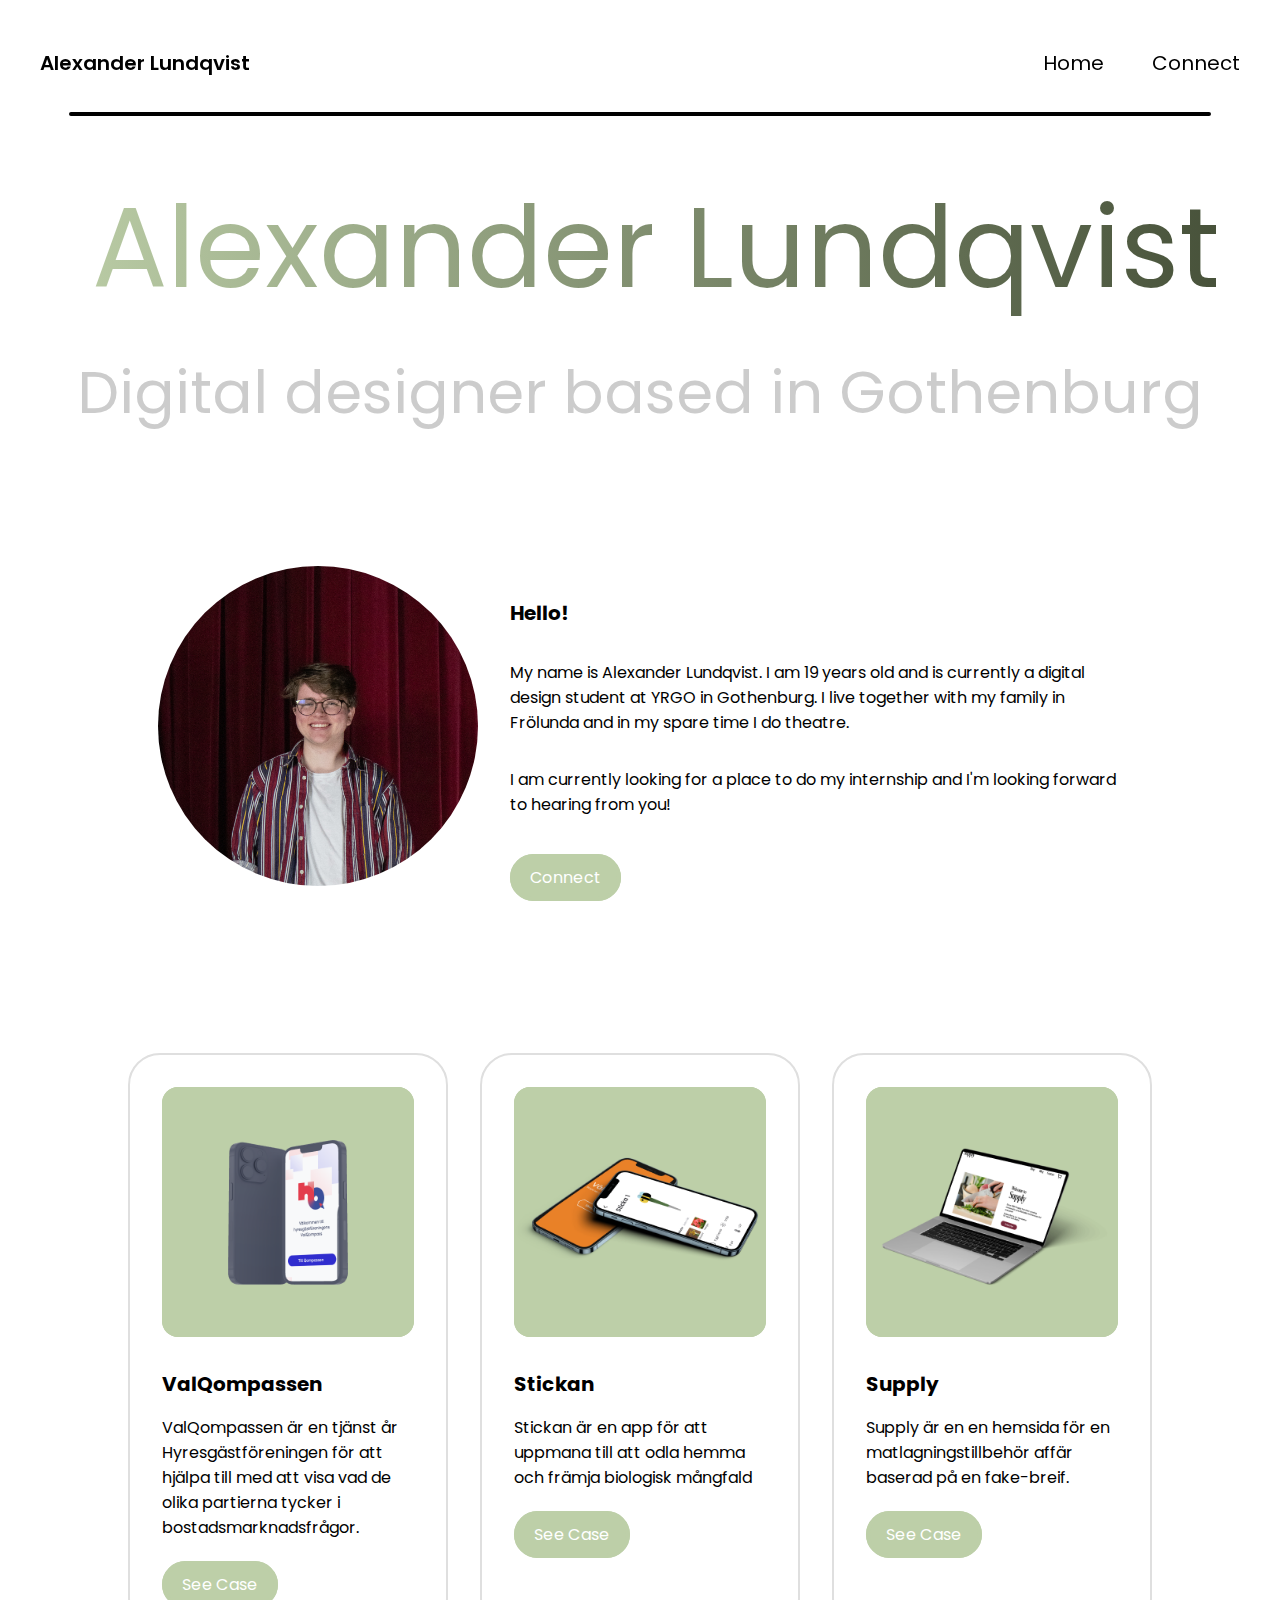
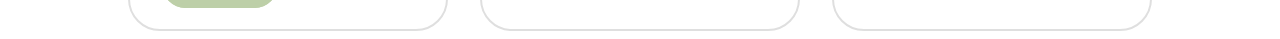
<file: index.html>
<!DOCTYPE html>
<html lang="en">
  <head>
    <meta charset="UTF-8" />
    <meta http-equiv="X-UA-Compatible" content="IE=edge" />
    <meta name="viewport" content="width=device-width, initial-scale=1.0" />
    <link rel="stylesheet" href="styles.css" />
    <link rel="preconnect" href="https://fonts.bunny.net" />
    <link
      href="https://fonts.bunny.net/css?family=poppins:400,400i,600,600i"
      rel="stylesheet"
    />
    <title>Alexander Lundqvust</title>
  </head>
  <body>
    <!-- Nav -->
    <div class="navback">
      <nav class="nav1">
        <div>
          <a class="navname" href="index.html">Alexander Lundqvist</a>
          <!-- <h3>Alexander Lundqvist</h3> -->
        </div>
        <div class="nav2">
          <a class="buttonnav buttonnav2" href="index.html">Home</a>
          <!-- <a class="buttonnav buttonnav2" href="Case.html">Cases</a> -->
          <a class="buttonnav buttonnav2" href="Connect.html">Connect</a>
          <img class="hamburger" src="img/hamburger.png" alt="hamburgermenu" />
        </div>
      </nav>
      <hr />
    </div>

    <!-- Om mig -->
    <h1 class="namn text">Alexander Lundqvist</h1>
    <h2 class="arbets-titel">Digital designer based in Gothenburg</h2>
    <!-- <p class="hittepå">
      I'm a digital designer passionate about UI design and focused on the user
      experience. I aim to create web experiences that are surprising, exciting
      and memorable.
    </p> -->

    <section class="ommig2">
      <div>
        <img class="profilbild" src="img/alex.jpg" alt="profilbild" />
      </div>
      <div class="textbox">
        <h3 class="profiltext">Hello!</h3>
        <p class="profiltext">
          My name is Alexander Lundqvist. I am 19 years old and is currently a
          digital design student at YRGO in Gothenburg. I live together with my
          family in Frölunda and in my spare time I do theatre.
        </p>
        <p class="profiltext2">
          I am currently looking for a place to do my internship and I'm looking
          forward to hearing from you!
        </p>
        <div class="button-position">
          <a class="button button1 button-position" href="Connect.html"
            >Connect</a
          >
        </div>
      </div>
    </section>

    <!-- Kort 1 -->
    <section class="flex-container">
      <div class="flex-item">
        <!-- <div class="img1"></div> -->
        <img class="kortbild" src="img/valet2.png" alt="Mockup" />
        <div class="caseinfo">
          <div>
            <h3>ValQompassen</h3>
            <p>
              ValQompassen är en tjänst år Hyresgästföreningen för att hjälpa
              till med att visa vad de olika partierna tycker i
              bostadsmarknadsfrågor.
            </p>
          </div>
          <div class="button-position2">
            <a class="button button1" href="ValQompassen.html">See Case</a>
          </div>
        </div>
      </div>

      <!-- Kort 2 -->
      <div class="flex-item">
        <!-- <div class="img2"></div> -->
        <img class="kortbild" src="img/stickan2.png" alt="Mockup" />
        <div class="caseinfo">
          <div>
            <h3>Stickan</h3>
            <p>
              Stickan är en app för att uppmana till att odla hemma och främja
              biologisk mångfald
            </p>
          </div>
          <div class="button-position2">
            <a class="button button1" href="Stickan.html">See Case</a>
          </div>
        </div>
      </div>

      <!-- Kort 3 -->
      <div class="flex-item">
        <!-- <div class="img3"></div> -->
        <img class="kortbild" src="img/supply2.png" alt="Mockup" />
        <div class="caseinfo">
          <div>
            <h3>Supply</h3>
            <p>
              Supply är en en hemsida för en matlagningstillbehör affär baserad
              på en fake-breif.
            </p>
          </div>
          <div class="button-position2">
            <a class="button button1" href="Supply.html">See Case</a>
          </div>
        </div>
      </div>
    </section>
  </body>
</html>
</file>
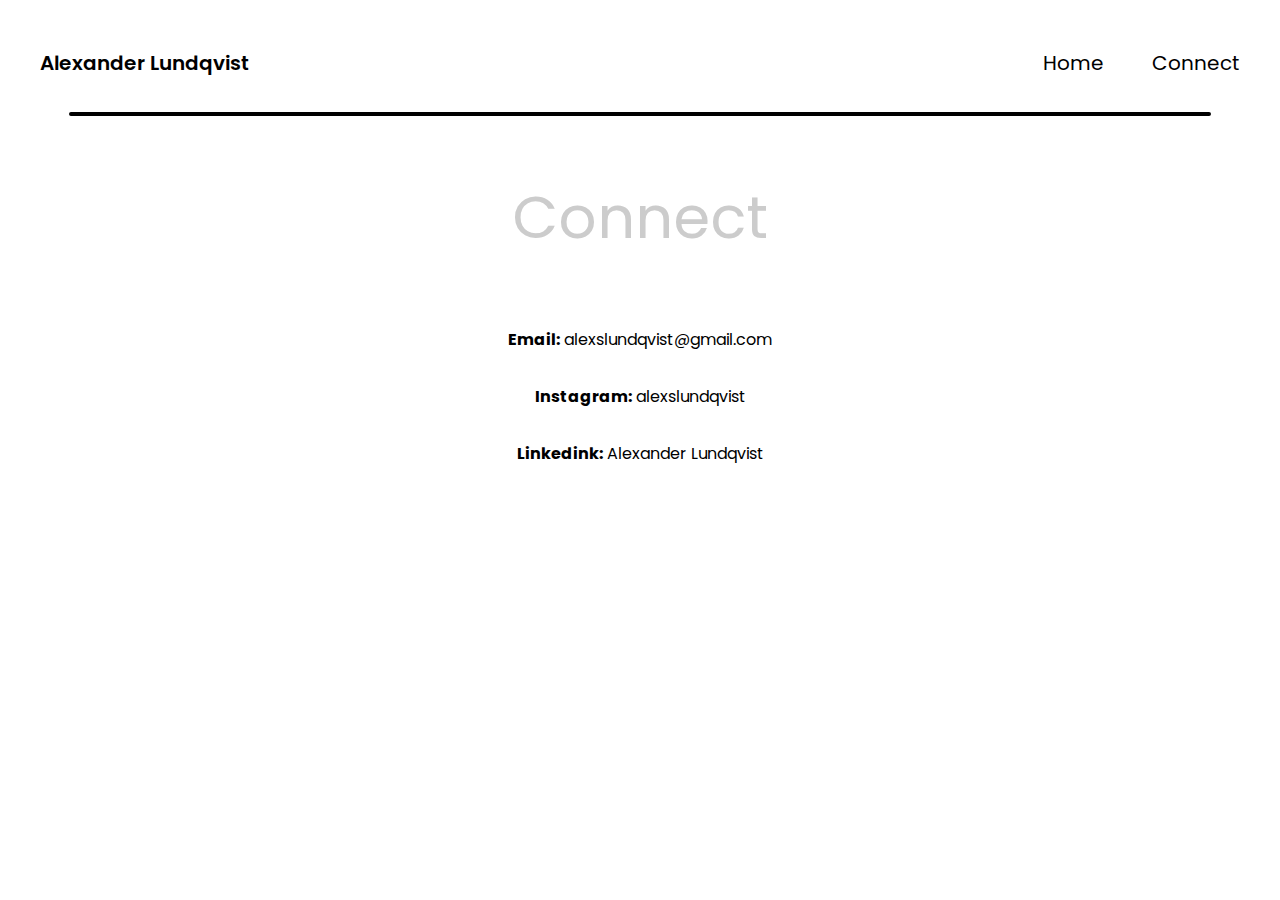
<file: Connect.html>
<!DOCTYPE html>
<html lang="en">
  <head>
    <meta charset="UTF-8" />
    <meta http-equiv="X-UA-Compatible" content="IE=edge" />
    <meta name="viewport" content="width=device-width, initial-scale=1.0" />
    <link rel="stylesheet" href="styles.css" />
    <link rel="preconnect" href="https://fonts.bunny.net" />
    <link
      href="https://fonts.bunny.net/css?family=poppins:400,400i,600,600i"
      rel="stylesheet"
    />
    <title>Connect</title>
  </head>
  <body>
    <!-- Nav -->
    <div class="navback">
      <nav class="nav1">
        <div>
          <a class="navname" href="index.html">Alexander Lundqvist</a>
        </div>
        <div class="nav2">
          <a class="buttonnav buttonnav2" href="index.html">Home</a>
          <a class="buttonnav buttonnav2" href="Connect.html">Connect</a>
          <img class="hamburger" src="img/hamburger.png" alt="hamburgermenu" />
        </div>
      </nav>
      <hr />
    </div>

    <!-- Info -->
    <div class="connect">
      <h2>Connect</h2>
      <p><b>Email:</b> alexslundqvist@gmail.com</p>
      <p><b>Instagram:</b> alexslundqvist</p>
      <p><b>Linkedink:</b> Alexander Lundqvist</p>
    </div>
  </body>
</html>
</file>
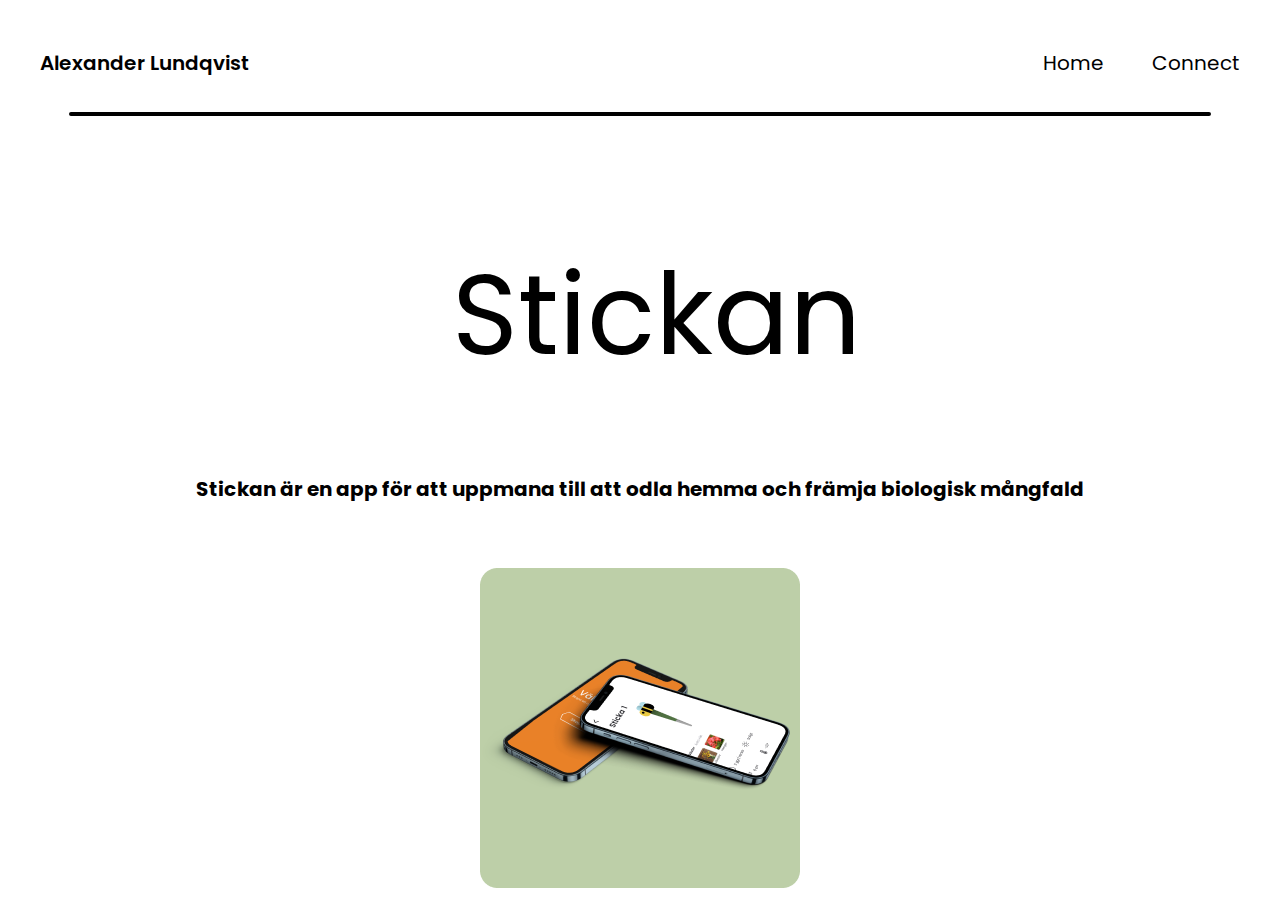
<file: Stickan.html>
<!DOCTYPE html>
<html lang="en">
  <head>
    <meta charset="UTF-8" />
    <meta http-equiv="X-UA-Compatible" content="IE=edge" />
    <meta name="viewport" content="width=device-width, initial-scale=1.0" />
    <link rel="stylesheet" href="styles.css" />
    <link rel="preconnect" href="https://fonts.bunny.net" />
    <link
      href="https://fonts.bunny.net/css?family=poppins:400,400i,600,600i"
      rel="stylesheet"
    />
    <title>Stickan</title>
  </head>
  <body>
    <!-- Nav -->
    <div class="navback">
      <nav class="nav1">
        <div>
          <a class="navname" href="index.html">Alexander Lundqvist</a>
        </div>
        <div class="nav2">
          <a class="buttonnav buttonnav2" href="index.html">Home</a>
          <!-- <a class="buttonnav buttonnav2" href="Case.html">Cases</a> -->
          <a class="buttonnav buttonnav2" href="Connect.html">Connect</a>
          <img class="hamburger" src="img/hamburger.png" alt="hamburgermenu" />
        </div>
      </nav>
      <hr />
    </div>

    <!-- Case -->
    <div class="casecontainer">
      <div class="casetext">
        <h1>Stickan</h1>
        <h3>
          Stickan är en app för att uppmana till att odla hemma och främja
          biologisk mångfald
        </h3>
      </div>
      <div class="casecontainer">
        <img src="img/stickan2.png" alt="Mockup" />
      </div>
    </div>
  </body>
</html>
</file>
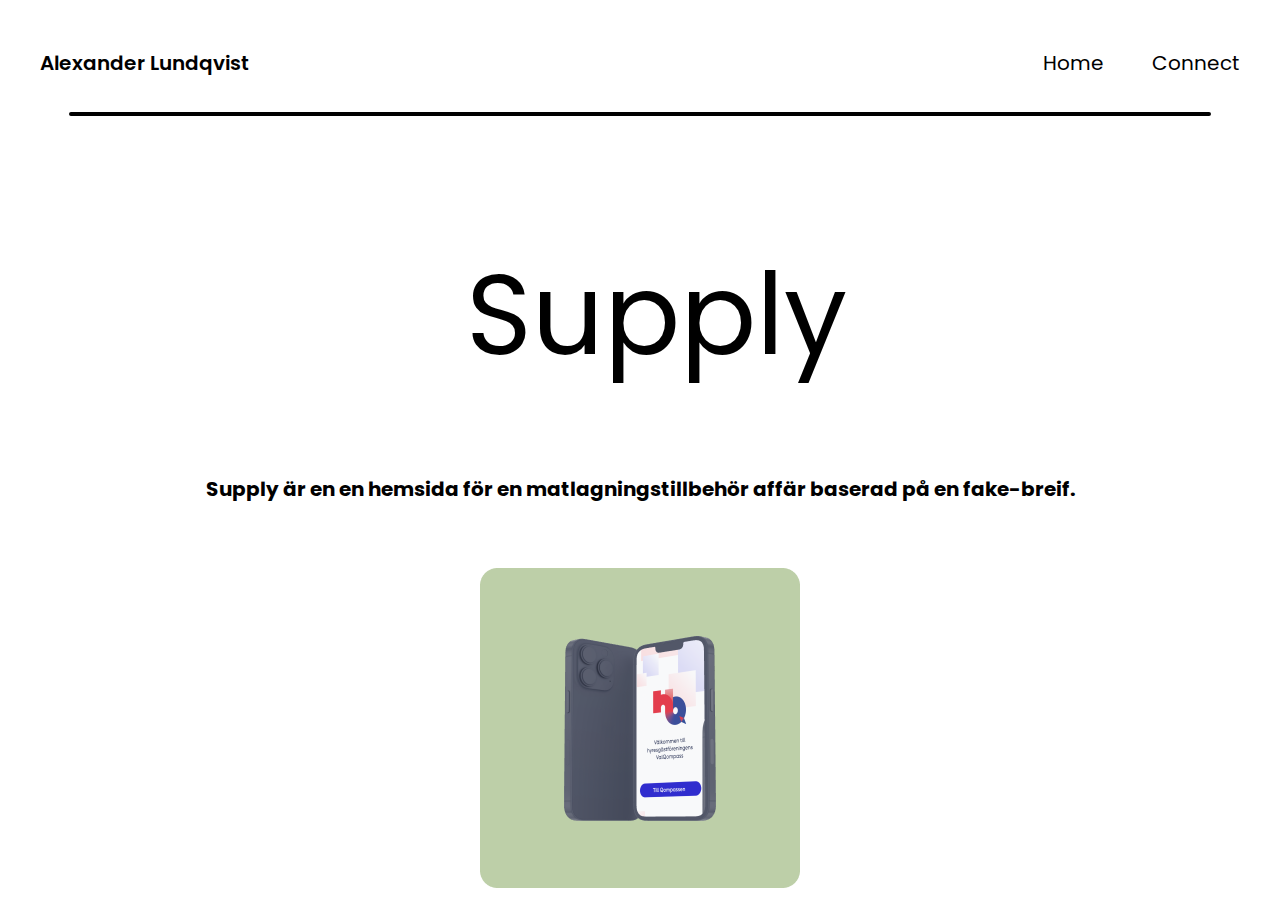
<file: Supply.html>
<!DOCTYPE html>
<html lang="en">
  <head>
    <meta charset="UTF-8" />
    <meta http-equiv="X-UA-Compatible" content="IE=edge" />
    <meta name="viewport" content="width=device-width, initial-scale=1.0" />
    <link rel="stylesheet" href="styles.css" />
    <link rel="preconnect" href="https://fonts.bunny.net" />
    <link
      href="https://fonts.bunny.net/css?family=poppins:400,400i,600,600i"
      rel="stylesheet"
    />
    <title>Supply</title>
  </head>
  <body>
    <!-- Nav -->
    <div class="navback">
      <nav class="nav1">
        <div>
          <a class="navname" href="index.html">Alexander Lundqvist</a>
        </div>
        <div class="nav2">
          <a class="buttonnav buttonnav2" href="index.html">Home</a>
          <!-- <a class="buttonnav buttonnav2" href="Case.html">Cases</a> -->
          <a class="buttonnav buttonnav2" href="Connect.html">Connect</a>
          <img class="hamburger" src="img/hamburger.png" alt="hamburgermenu" />
        </div>
      </nav>
      <hr />
    </div>

    <!-- Case -->
    <div class="casecontainer">
      <div class="casetext">
        <h1>Supply</h1>
        <h3>
          Supply är en en hemsida för en matlagningstillbehör affär baserad på
          en fake-breif.
        </h3>
      </div>
      <div class="casecontainer">
        <img src="img/valet2.png" alt="Mockup" />
      </div>
    </div>
  </body>
</html>
</file>
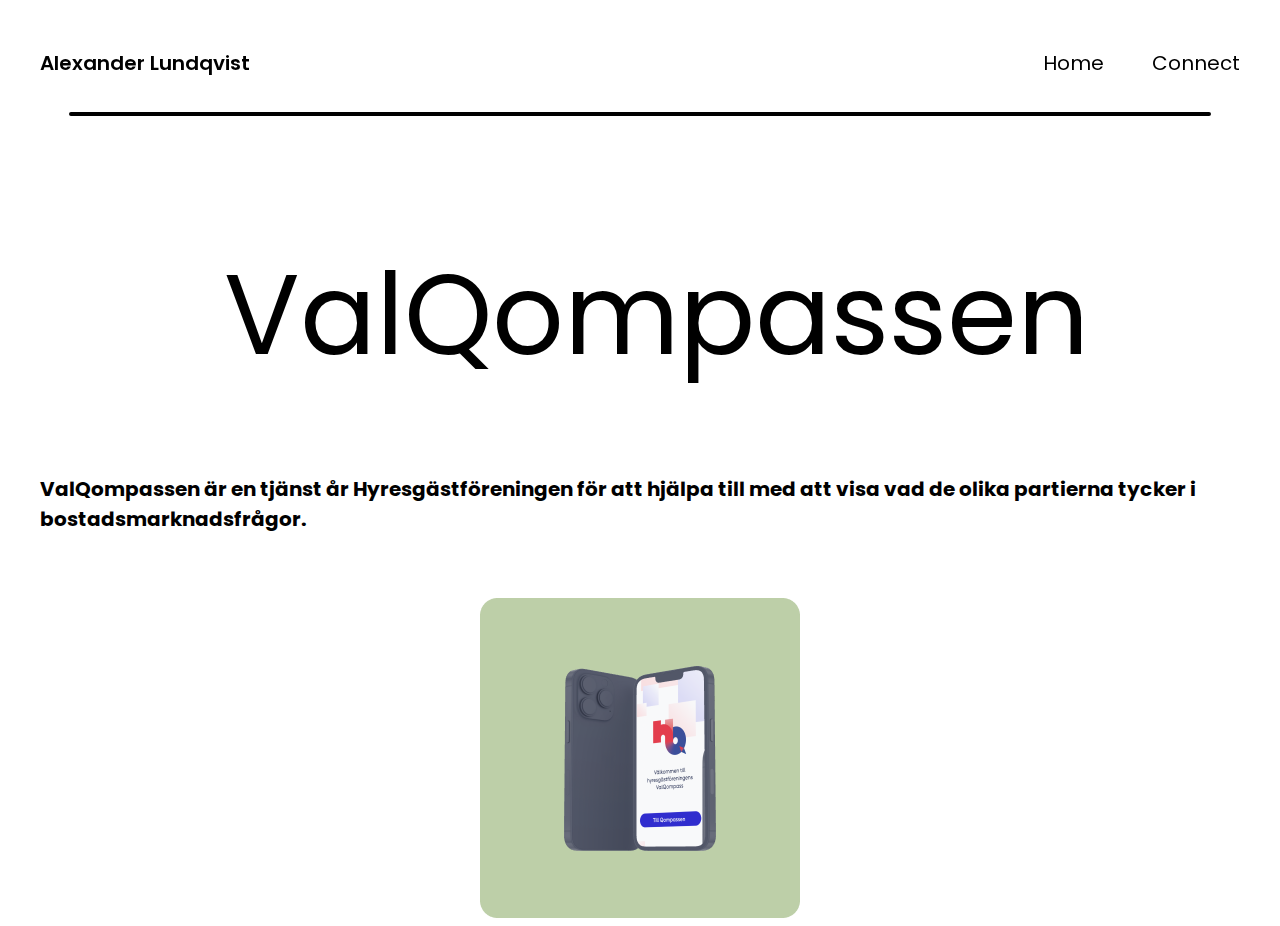
<file: ValQompassen.html>
<!DOCTYPE html>
<html lang="en">
  <head>
    <meta charset="UTF-8" />
    <meta http-equiv="X-UA-Compatible" content="IE=edge" />
    <meta name="viewport" content="width=device-width, initial-scale=1.0" />
    <link rel="stylesheet" href="styles.css" />
    <link rel="preconnect" href="https://fonts.bunny.net" />
    <link
      href="https://fonts.bunny.net/css?family=poppins:400,400i,600,600i"
      rel="stylesheet"
    />
    <title>ValQompassen</title>
  </head>
  <body>
    <!-- Nav -->
    <div class="navback">
      <nav class="nav1">
        <div>
          <a class="navname" href="index.html">Alexander Lundqvist</a>
        </div>
        <div class="nav2">
          <a class="buttonnav buttonnav2" href="index.html">Home</a>
          <!-- <a class="buttonnav buttonnav2" href="Case.html">Cases</a> -->
          <a class="buttonnav buttonnav2" href="Connect.html">Connect</a>
          <img class="hamburger" src="img/hamburger.png" alt="hamburgermenu" />
        </div>
      </nav>
      <hr />
    </div>

    <!-- Case -->
    <div class="casecontainer">
      <div class="casetext">
        <h1>ValQompassen</h1>
        <h3>
          ValQompassen är en tjänst år Hyresgästföreningen för att hjälpa till
          med att visa vad de olika partierna tycker i bostadsmarknadsfrågor.
        </h3>
      </div>
      <div class="casecontainer">
        <img src="img/valet2.png" alt="Mockup" />
      </div>
    </div>
  </body>
</html>
</file>
<file: styles.css>
html {
  font-family: "Poppins", sans-serif;
  font-size: 16px;
}

h1 {
  font-size: 7rem;
  font-weight: 400;
  margin-left: 2rem;
}

h2 {
  font-size: 3.7rem;
  color: #ccc;
  font-weight: 400;
}

h3 {
  margin: 0;
  font-size: 1.25rem;
}

hr {
  border-radius: 10rem;
  width: 90%;
  height: 0px;
  border: 0.14rem solid #000;
  background-color: #000;
  position: sticky;
  top: 0px;
}

/* Klasser Nav */
.navback {
  background-color: #fff;
  position: sticky;
  top: 0;
  padding-top: 0.5rem;
}

.nav1 {
  display: flex;
  justify-content: space-between;
  margin: 2rem;
  height: 2rem;
  position: sticky;
  top: 2rem;
}

.nav2 {
  display: flex;
  gap: 3rem;
}

.buttonnav {
  color: #000;
  font-size: 1.25rem;
  text-decoration: none;
}

.buttonnav2:hover {
  font-style: italic;
  text-decoration: underline;
  color: #bdcfa8;
}

/* Klasser om mig */
.namn {
  margin-top: 3rem;
  display: flex;
  justify-content: center;
  margin-bottom: 1rem;
}

.arbets-titel {
  display: flex;
  justify-content: center;
  margin-top: 0;
}

.ommig2 {
  display: flex;
  justify-content: space-between;
  flex-direction: row;
  gap: 2rem;
  padding: 5rem;
}

.profiltext {
  margin-top: 2rem;
  max-width: 40rem;
  margin-right: 4.375rem;
}

.profiltext2 {
  max-width: 40rem;
  margin-right: 4.375rem;
}

.profilbild {
  border-radius: 50%;
  max-width: 20rem;
  margin-left: 4.375rem;
}

.connectbutton-position {
  margin-top: 2rem;
}

.text {
  background: linear-gradient(to right, #bdcfa8 0%, #424c35 100%);
  -webkit-background-clip: text;
  -webkit-text-fill-color: transparent;
}

/* Klasser Knapp */
.button {
  background-color: #bdcfa8;
  color: #fff;
  text-decoration: none;
  border-radius: 3rem;
  width: 11rem;
  height: 3rem;
  padding: 0.5rem 1rem;
  border: 0.25rem solid #bdcfa8;
  border-radius: 2rem;
  letter-spacing: 0.02em;
}

.button1:hover {
  border: 0.25rem solid #bdcfa8;
  border-radius: 2rem;
  color: #bdcfa8;
  background-color: #fff;
}

.button-position {
  margin-top: 2rem;
}

.button-position2 {
  margin-top: 1rem;
}

/* Kort */
.flex-container {
  display: flex;
  gap: 2rem;
  justify-content: center;
  max-width: 64rem;
  margin: auto;
}

.flex-item {
  max-width: 30rem;
  min-width: 9rem;
  max-height: 37rem;
  background: #ffffff;
  border-radius: 2rem;
  border: solid 0.16rem #dfdfdf;
  margin-top: 5rem;
  padding: 2rem;
  flex: 1;
  display: flex;
  flex-direction: column;
}

.kortbild {
  display: flex;
  width: 100%;
  height: 15.6rem;
  margin-bottom: 2rem;
  background-color: #bdcfa8;
  justify-content: center;
  border-radius: 1rem;
}

.caseinfo {
  display: flex;
  flex-direction: column;
}

.hamburger {
  width: 1.5rem;
  height: 1rem;
  display: none;
}

.textbox {
  display: flex;
  flex-direction: column;
}

.connect {
  display: flex;
  align-items: center;
  flex-direction: column;
}

.casecontainer {
  display: flex;
  align-items: center;
  flex-direction: column;
  gap: 2rem;
}

.casetext {
  display: flex;
  align-items: center;
  flex-direction: column;
  margin: 2rem 2rem 2rem 2rem;
}

.navname {
  font-size: 1.25rem;
  font-weight: 600;
  text-decoration: none;
  color: #000;
}

@media (max-width: 56rem) {
  .flex-container {
    flex-direction: column;
  }

  .kortbild {
    height: 16rem;
    width: 16rem;
    margin: 0;
  }

  .flex-item {
    flex-direction: row;
    max-width: 80%;
    margin: auto;
  }
  .button-position2 {
    margin-top: 1rem;
  }

  .caseinfo {
    justify-content: center;
    margin-left: 1rem;
    gap: 1rem;
  }

  .ommig2 {
    padding-left: 2rem;
  }
}

@media (max-width: 40rem) {
  h1 {
    font-size: 2.5rem;
  }

  h2 {
    font-size: 1rem;
  }

  .profilbild {
    width: 9.5rem;
    height: 9.5rem;
    margin: auto;
  }

  .ommig2 {
    flex-direction: column;
    align-items: center;
    padding: 1rem;
    margin-bottom: 2rem;
  }

  .buttonnav {
    display: none;
  }

  .hamburger {
    display: inline;
  }

  .flex-item {
    flex-direction: column;
    gap: 1rem;
  }

  .textbox {
    max-width: 100%;
  }

  .profiltext {
    margin: auto;
  }

  .profiltext2 {
    margin: auto;
  }
}
</file>
